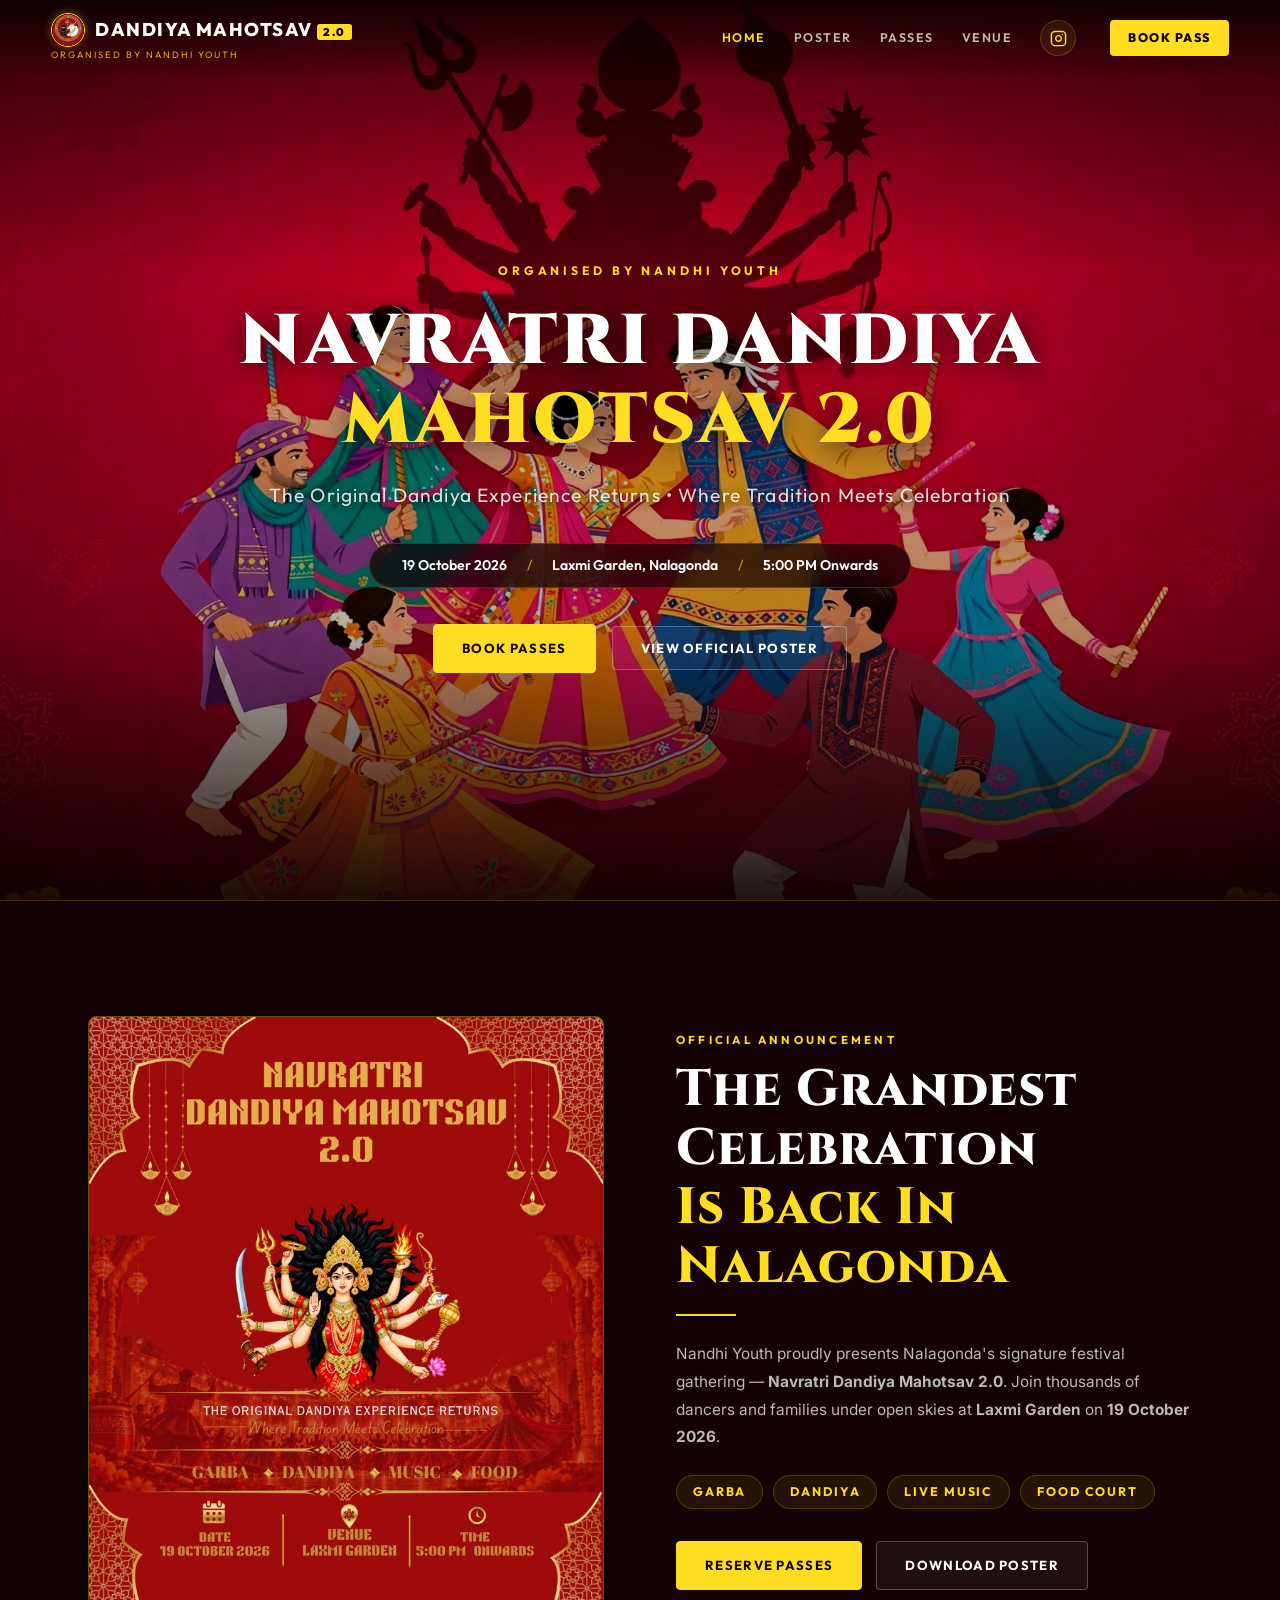
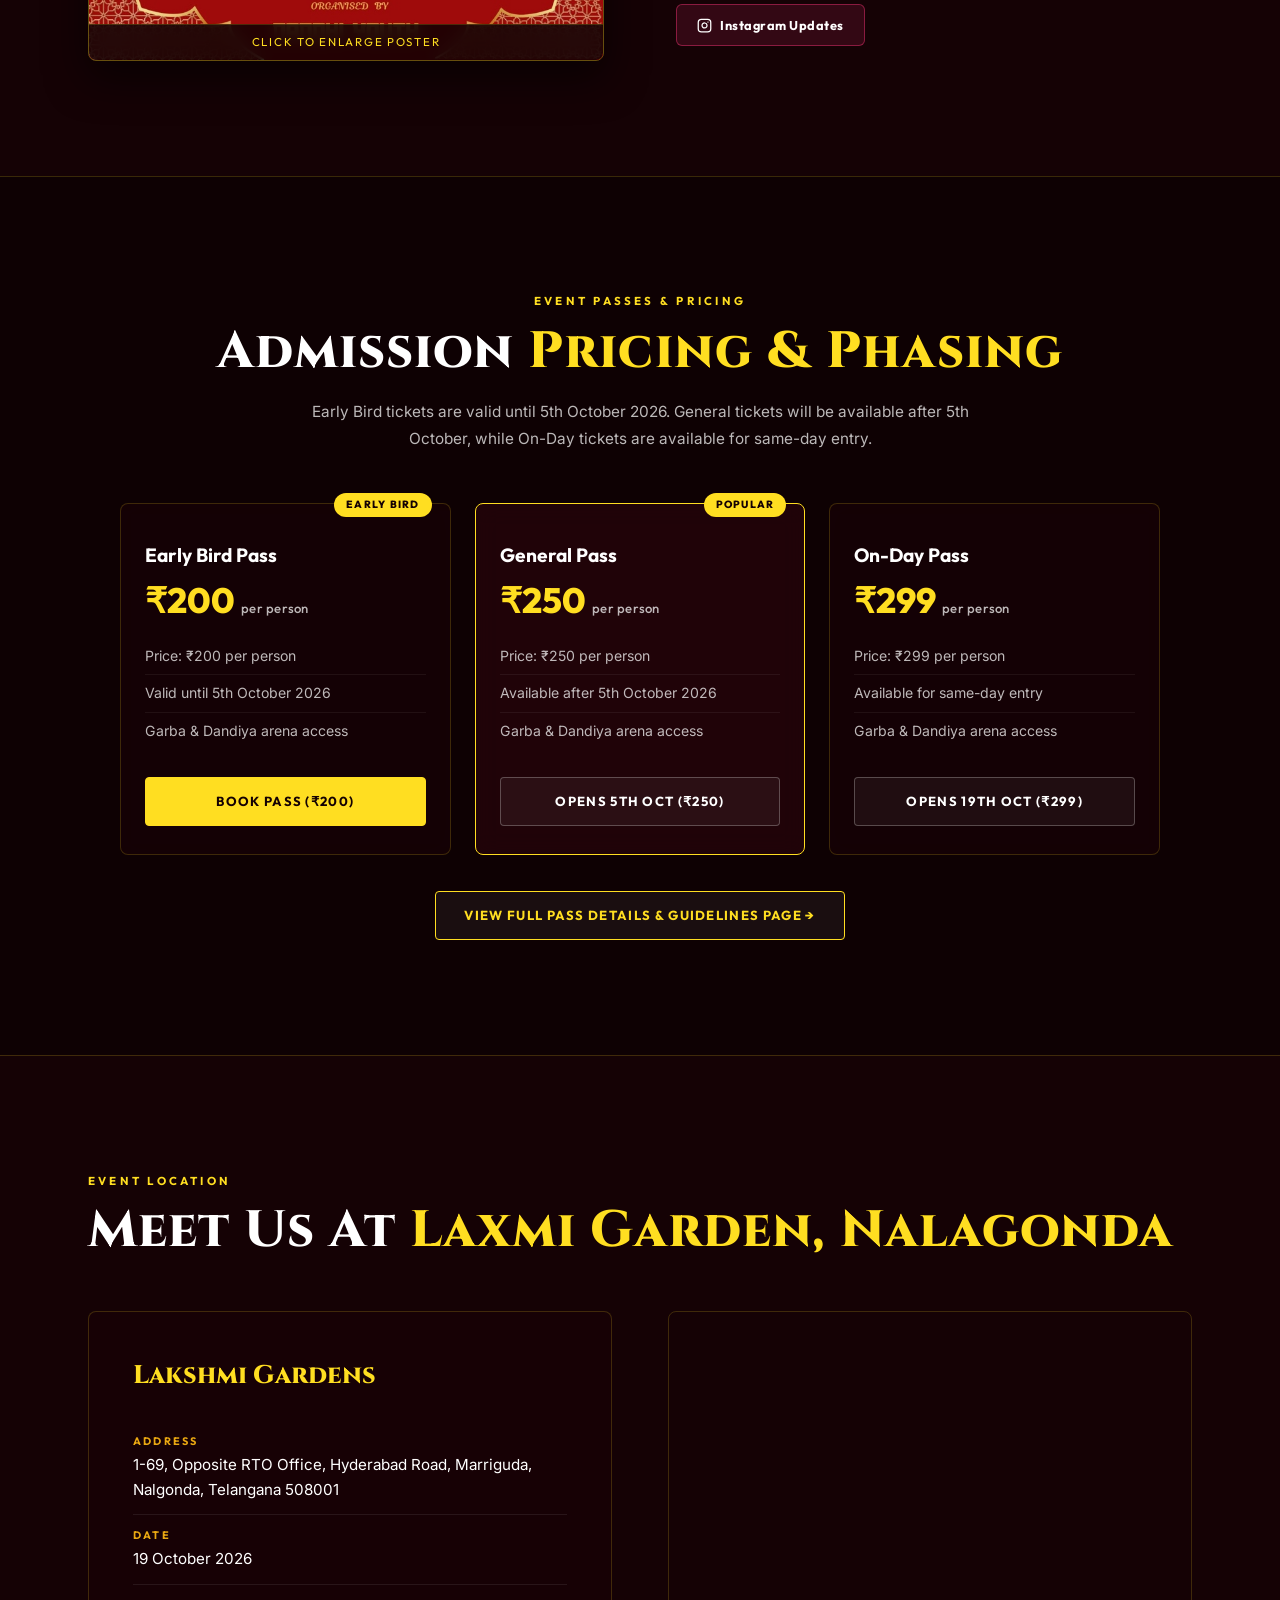
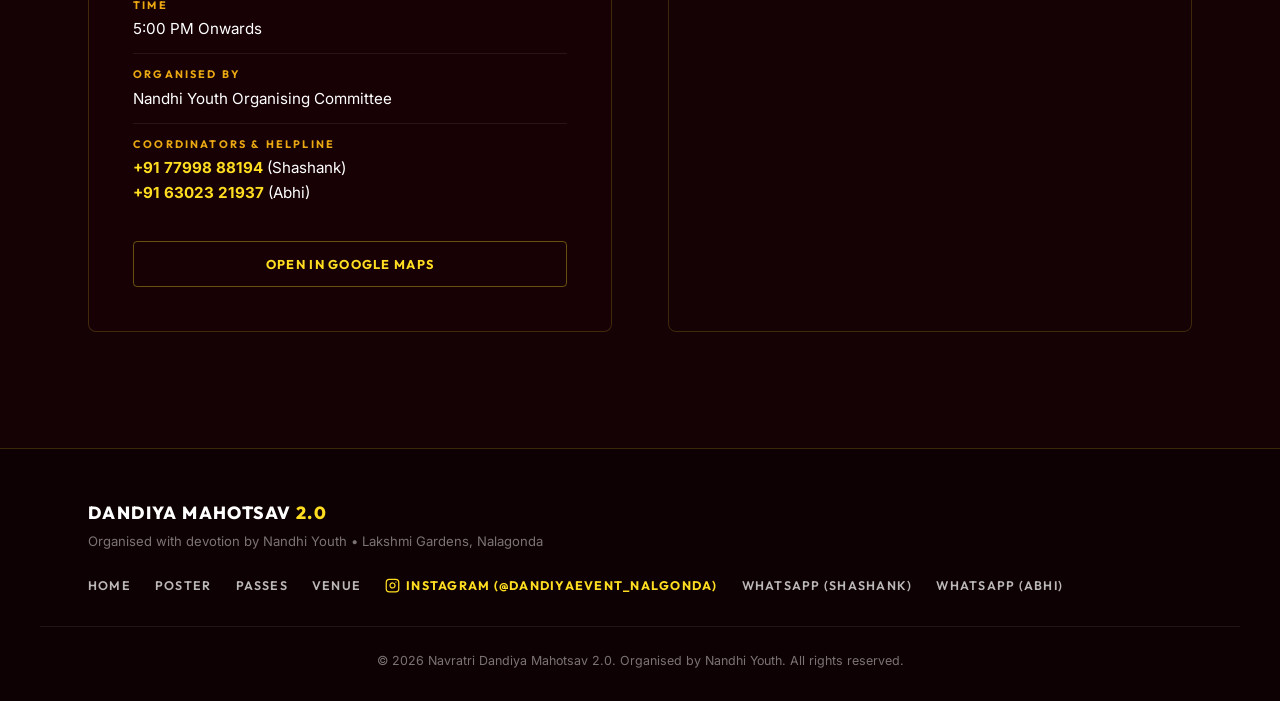
<file: index.html>
<!DOCTYPE html>
<html lang="en">

<head>
  <meta charset="UTF-8">
  <meta name="viewport" content="width=device-width, initial-scale=1.0">
  <meta name="description"
    content="Navratri Dandiya Mahotsav 2.0 — The Original Dandiya Experience Returns to Laxmi Garden, Nalagonda on 19 October 2026. Organised by Nandhi Youth. Garba, Dandiya, Music and Food.">
  <meta name="keywords"
    content="Navratri Dandiya Mahotsav 2.0, Nandhi Youth, Laxmi Garden, Nalagonda, Garba 2026, Dandiya Raas">
  <meta name="author" content="Nandhi Youth">
  <meta property="og:title" content="Navratri Dandiya Mahotsav 2.0 — Laxmi Garden, Nalagonda">
  <meta property="og:description"
    content="The Original Dandiya Experience Returns! 19 October 2026, Laxmi Garden. Organised by Nandhi Youth.">
  <meta property="og:type" content="website">
  <meta property="og:image" content="images/event-poster.jpg">
  <title>Navratri Dandiya Mahotsav 2.0 | Organised by Nandhi Youth | Laxmi Garden, Nalagonda</title>

  <link rel="preconnect" href="https://fonts.googleapis.com">
  <link rel="preconnect" href="https://fonts.gstatic.com" crossorigin>
  <link
    href="https://fonts.googleapis.com/css2?family=Cinzel:wght@600;700;800;900&family=Outfit:wght@300;400;500;600;700;800;900&family=Inter:wght@300;400;500;600;700&display=swap"
    rel="stylesheet">
  <link rel="stylesheet" href="style.css">
</head>

<body>

  <!-- Navigation -->
  <nav class="navbar" id="navbar">
    <div class="nav-brand-wrap">
      <a href="#home" class="nav-logo" style="display:flex; align-items:center; gap:10px;">
        <img src="images/hero-logo.jpeg" alt="Nandhi Youth Logo" style="width:34px; height:34px; border-radius:50%; border:1.5px solid var(--gold-primary); box-shadow:0 0 10px rgba(255,222,33,0.35); object-fit:cover;">
        <span>DANDIYA MAHOTSAV <span class="badge-2">2.0</span></span>
      </a>
      <span class="nav-organizer-tag">Organised by Nandhi Youth</span>
    </div>

    <div class="nav-links" id="navLinks">
      <a href="#home">Home</a>
      <a href="#poster">Poster</a>
      <a href="#passes">Passes</a>
      <a href="#venue">Venue</a>
      <a href="https://www.instagram.com/dandiyaevent_nalgonda?utm_source=qr&stkn=MWRzZXNsOHF5OG4zOQ==" target="_blank" rel="noopener" class="nav-social-btn" title="Follow @dandiyaevent_nalgonda on Instagram" aria-label="Instagram">
        <svg width="17" height="17" viewBox="0 0 24 24" fill="none" stroke="currentColor" stroke-width="2" stroke-linecap="round" stroke-linejoin="round">
          <rect x="2" y="2" width="20" height="20" rx="5" ry="5"></rect>
          <path d="M16 11.37A4 4 0 1 1 12.63 8 4 4 0 0 1 16 11.37z"></path>
          <line x1="17.5" y1="6.5" x2="17.51" y2="6.5"></line>
        </svg>
      </a>
      <a href="booking.html" class="nav-cta" id="navBookBtn">Book Pass</a>
    </div>

    <div class="nav-hamburger" id="hamburger">
      <span></span>
      <span></span>
      <span></span>
    </div>
  </nav>

  <!-- Mobile Drawer -->
  <div class="mobile-menu" id="mobileMenu">
    <a href="#home" class="mobile-link">Home</a>
    <a href="#poster" class="mobile-link">Official Poster</a>
    <a href="#passes" class="mobile-link">Passes &amp; Entry</a>
    <a href="#venue" class="mobile-link">Venue Details</a>
    <a href="https://www.instagram.com/dandiyaevent_nalgonda?utm_source=qr&stkn=MWRzZXNsOHF5OG4zOQ==" target="_blank" rel="noopener" class="mobile-link" style="color:var(--gold-primary); display:flex; align-items:center; gap:8px;">
      <svg width="16" height="16" viewBox="0 0 24 24" fill="none" stroke="currentColor" stroke-width="2" stroke-linecap="round" stroke-linejoin="round">
        <rect x="2" y="2" width="20" height="20" rx="5" ry="5"></rect>
        <path d="M16 11.37A4 4 0 1 1 12.63 8 4 4 0 0 1 16 11.37z"></path>
        <line x1="17.5" y1="6.5" x2="17.51" y2="6.5"></line>
      </svg>
      Instagram (@dandiyaevent_nalgonda)
    </a>
    <a href="booking.html" class="btn-primary mobile-link" style="margin-top: 15px;">Book Pass</a>
  </div>

  <!-- Hero Section -->
  <section class="hero" id="home">
    <div class="hero-bg">
      <img src="images/hero-bg.jpg" alt="Grand Navratri Dandiya celebration" loading="eager">
    </div>
    <div class="hero-overlay"></div>

    <div class="hero-content">
      <div class="hero-eyebrow">Organised by Nandhi Youth</div>

      <h1 class="hero-title">
        NAVRATRI DANDIYA<br>
        <span class="hero-title-accent">MAHOTSAV 2.0</span>
      </h1>

      <p class="hero-subtitle">The Original Dandiya Experience Returns • Where Tradition Meets Celebration</p>

      <div class="hero-meta-row">
        <span class="meta-item">19 October 2026</span>
        <span class="meta-dot">/</span>
        <span class="meta-item">Laxmi Garden, Nalagonda</span>
        <span class="meta-dot">/</span>
        <span class="meta-item">5:00 PM Onwards</span>
      </div>

      <div class="hero-buttons">
        <a href="booking.html" class="btn-primary" id="heroBookBtn">Book Passes</a>
        <button class="btn-secondary" id="heroPosterBtn">View Official Poster</button>
      </div>
    </div>
  </section>

  <!-- Official Poster Spotlight Section -->
  <section class="poster-section" id="poster">
    <div class="container">
      <div class="poster-grid">
        <div class="poster-card reveal-left" id="posterCardTrigger" title="Click to view full size poster">
          <img src="images/event-poster.jpg" alt="Navratri Dandiya Mahotsav 2.0 Official Poster">
          <div class="poster-tap-hint">Click to enlarge poster</div>
        </div>

        <div class="poster-info reveal-right">
          <div class="section-tag">Official Announcement</div>
          <h2 class="section-title">The Grandest Celebration<br><span>Is Back In Nalagonda</span></h2>
          <div class="gold-line"></div>

          <p class="section-description">
            Nandhi Youth proudly presents Nalagonda's signature festival gathering — <strong>Navratri Dandiya Mahotsav
              2.0</strong>. Join thousands of dancers and families under open skies at <strong>Laxmi Garden</strong> on
            <strong>19 October 2026</strong>.
          </p>

          <div class="pillar-pills">
            <span class="pill">Garba</span>
            <span class="pill">Dandiya</span>
            <span class="pill">Live Music</span>
            <span class="pill">Food Court</span>
          </div>

          <div class="poster-actions">
            <a href="booking.html" class="btn-primary">Reserve Passes</a>
            <a href="images/event-poster.jpg" download="Navratri-Dandiya-Mahotsav-2.0-Poster.jpg" class="btn-secondary">
              Download Poster
            </a>
            <a href="https://www.instagram.com/dandiyaevent_nalgonda?utm_source=qr&stkn=MWRzZXNsOHF5OG4zOQ==" target="_blank" rel="noopener" class="btn-insta">
              <svg width="15" height="15" viewBox="0 0 24 24" fill="none" stroke="currentColor" stroke-width="2" stroke-linecap="round" stroke-linejoin="round">
                <rect x="2" y="2" width="20" height="20" rx="5" ry="5"></rect>
                <path d="M16 11.37A4 4 0 1 1 12.63 8 4 4 0 0 1 16 11.37z"></path>
                <line x1="17.5" y1="6.5" x2="17.51" y2="6.5"></line>
              </svg>
              Instagram Updates
            </a>
          </div>
        </div>
      </div>
    </div>
  </section>

  <!-- Passes & Entry Section -->
  <section class="passes-section" id="passes">
    <div class="container">
      <div class="section-head reveal">
        <div class="section-tag">Event Passes &amp; Pricing</div>
        <h2 class="section-title">Admission <span>Pricing &amp; Phasing</span></h2>
        <p class="section-description" style="margin: 0 auto; text-align: center; max-width: 720px;">
          Early Bird tickets are valid until 5th October 2026. General tickets will be available after 5th October, while
          On-Day tickets are available for same-day entry.
        </p>
      </div>

      <div class="passes-grid">
        <!-- 1. Early Bird Pass -->
        <div class="pass-card reveal">
          <div class="featured-badge">EARLY BIRD</div>
          <div class="pass-name">Early Bird Pass</div>
          <div class="pass-price">₹200 <span>per person</span></div>
          <ul class="pass-features">
            <li>Price: ₹200 per person</li>
            <li>Valid until 5th October 2026</li>
            <li>Garba &amp; Dandiya arena access</li>
          </ul>
          <a href="booking.html" class="btn-primary" style="width: 100%; text-align: center;">BOOK PASS (₹200)</a>
        </div>

        <!-- 2. General Pass -->
        <div class="pass-card pass-card--featured reveal">
          <div class="featured-badge">POPULAR</div>
          <div class="pass-name">General Pass</div>
          <div class="pass-price">₹250 <span>per person</span></div>
          <ul class="pass-features">
            <li>Price: ₹250 per person</li>
            <li>Available after 5th October 2026</li>
            <li>Garba &amp; Dandiya arena access</li>
          </ul>
          <a href="booking.html" class="btn-secondary" style="width: 100%; text-align: center;">OPENS 5TH OCT (₹250)</a>
        </div>

        <!-- 3. On-Day Pass -->
        <div class="pass-card reveal">
          <div class="pass-name">On-Day Pass</div>
          <div class="pass-price">₹299 <span>per person</span></div>
          <ul class="pass-features">
            <li>Price: ₹299 per person</li>
            <li>Available for same-day entry</li>
            <li>Garba &amp; Dandiya arena access</li>
          </ul>
          <a href="booking.html" class="btn-secondary" style="width: 100%; text-align: center;">OPENS 19TH OCT (₹299)</a>
        </div>
      </div>

      <div style="text-align: center; margin-top: 36px;" class="reveal">
        <a href="booking.html" class="btn-secondary"
          style="border-color: var(--gold-primary); color: var(--gold-primary); padding: 13px 28px;">
          View Full Pass Details &amp; Guidelines Page &rarr;
        </a>
      </div>
    </div>
  </section>

  <!-- Venue & Location Section -->
  <section class="venue-section" id="venue">
    <div class="container">
      <div class="section-head reveal" style="text-align: left;">
        <div class="section-tag">Event Location</div>
        <h2 class="section-title">Meet Us At <span>Laxmi Garden, Nalagonda</span></h2>
      </div>

      <div class="venue-layout">
        <div class="venue-details-card reveal-left">
          <h3>Lakshmi Gardens</h3>

          <div class="v-detail-row">
            <span class="v-label">Address</span>
            <span class="v-val">1-69, Opposite RTO Office, Hyderabad Road, Marriguda, Nalgonda, Telangana 508001</span>
          </div>

          <div class="v-detail-row">
            <span class="v-label">Date</span>
            <span class="v-val">19 October 2026</span>
          </div>

          <div class="v-detail-row">
            <span class="v-label">Time</span>
            <span class="v-val">5:00 PM Onwards</span>
          </div>

          <div class="v-detail-row">
            <span class="v-label">Organised By</span>
            <span class="v-val">Nandhi Youth Organising Committee</span>
          </div>

          <div class="v-detail-row">
            <span class="v-label">Coordinators & Helpline</span>
            <span class="v-val">
              <a href="tel:+917799888194" style="color:var(--gold-primary); font-weight:700;">+91 77998 88194</a>
              (Shashank)<br>
              <a href="tel:+916302321937" style="color:var(--gold-primary); font-weight:700;">+91 63023 21937</a> (Abhi)
            </span>
          </div>

          <a href="https://maps.app.goo.gl/kCH1uRstUQ7v6KrCA" target="_blank" rel="noopener" class="btn-directions">
            Open in Google Maps
          </a>
        </div>

        <div class="venue-map-wrap reveal-right">
          <iframe
            src="https://www.google.com/maps?q=Lakshmi+Gardens,+Opposite+RTO+Office,+Hyderabad+Rd,+Marriguda,+Telangana+508001&output=embed"
            allowfullscreen="" loading="lazy" referrerpolicy="no-referrer-when-downgrade"
            title="Lakshmi Gardens Venue Map"></iframe>
        </div>
      </div>
    </div>
  </section>

  <!-- Minimalist Footer -->
  <footer class="footer">
    <div class="container footer-content">
      <div class="footer-left">
        <div class="footer-logo">DANDIYA MAHOTSAV <span>2.0</span></div>
        <p class="footer-sub">Organised with devotion by Nandhi Youth • Lakshmi Gardens, Nalagonda</p>
      </div>

      <div class="footer-links">
        <a href="#home">Home</a>
        <a href="#poster">Poster</a>
        <a href="#passes">Passes</a>
        <a href="#venue">Venue</a>
        <a href="https://www.instagram.com/dandiyaevent_nalgonda?utm_source=qr&stkn=MWRzZXNsOHF5OG4zOQ==" target="_blank" rel="noopener" style="color:var(--gold-primary); font-weight:700; display:inline-flex; align-items:center; gap:6px;">
          <svg width="15" height="15" viewBox="0 0 24 24" fill="none" stroke="currentColor" stroke-width="2" stroke-linecap="round" stroke-linejoin="round">
            <rect x="2" y="2" width="20" height="20" rx="5" ry="5"></rect>
            <path d="M16 11.37A4 4 0 1 1 12.63 8 4 4 0 0 1 16 11.37z"></path>
            <line x1="17.5" y1="6.5" x2="17.51" y2="6.5"></line>
          </svg>
          Instagram (@dandiyaevent_nalgonda)
        </a>
        <a href="https://api.whatsapp.com/send?phone=917799888194&text=Hello%20Shashank,%20I%20have%20an%20enquiry%20about%20Dandiya%20Mahotsav%202.0"
          target="_blank" rel="noopener">WhatsApp (Shashank)</a>
        <a href="https://api.whatsapp.com/send?phone=916302321937&text=Hello%20Abhi,%20I%20have%20an%20enquiry%20about%20Dandiya%20Mahotsav%202.0"
          target="_blank" rel="noopener">WhatsApp (Abhi)</a>
      </div>
    </div>

    <div class="container footer-bottom">
      <p>&copy; 2026 Navratri Dandiya Mahotsav 2.0. Organised by Nandhi Youth. All rights reserved.</p>
    </div>
  </footer>



  <!-- Official Poster Modal -->
  <div class="modal-overlay" id="posterModal">
    <div class="modal-window poster-modal-window">
      <div class="modal-close-btn" id="closePosterModal">&times;</div>
      <img src="images/event-poster.jpg" alt="Navratri Dandiya Mahotsav 2.0 Official Poster">
      <div class="poster-modal-actions">
        <a href="images/event-poster.jpg" download="Navratri-Dandiya-Mahotsav-2.0-Poster.jpg" class="btn-primary"
          style="padding: 12px 28px;">
          Download High-Res Poster
        </a>
        <button class="btn-secondary" id="closePosterBtn" style="padding: 12px 24px;">Close</button>
      </div>
    </div>
  </div>

  <!-- JavaScript -->
  <script>
    // Navbar Scroll Effect
    const navbar = document.getElementById('navbar');
    window.addEventListener('scroll', () => {
      if (window.pageYOffset > 50) {
        navbar.classList.add('scrolled');
      } else {
        navbar.classList.remove('scrolled');
      }
    });

    // Mobile Menu Toggle
    const hamburger = document.getElementById('hamburger');
    const mobileMenu = document.getElementById('mobileMenu');
    if (hamburger && mobileMenu) {
      hamburger.addEventListener('click', () => {
        hamburger.classList.toggle('active');
        mobileMenu.classList.toggle('active');
      });

      document.querySelectorAll('.mobile-link').forEach(link => {
        link.addEventListener('click', () => {
          hamburger.classList.remove('active');
          mobileMenu.classList.remove('active');
        });
      });
    }

    // Scroll Reveal Animations
    function initScrollReveal() {
      const revealElements = document.querySelectorAll('.reveal, .reveal-left, .reveal-right');
      const observer = new IntersectionObserver((entries) => {
        entries.forEach(entry => {
          if (entry.isIntersecting) {
            entry.target.classList.add('visible');
          }
        });
      }, { threshold: 0.1, rootMargin: '0px 0px -40px 0px' });
      revealElements.forEach(el => observer.observe(el));
    }
    initScrollReveal();

    // Smooth Scrolling
    document.querySelectorAll('a[href^="#"]').forEach(anchor => {
      anchor.addEventListener('click', function (e) {
        const href = this.getAttribute('href');
        if (href === '#' || href === '#passes') return;
        e.preventDefault();
        const target = document.querySelector(href);
        if (target) {
          target.scrollIntoView({ behavior: 'smooth', block: 'start' });
        }
      });
    });

    // Official Poster Modal
    const posterModal = document.getElementById('posterModal');
    const closePosterModal = document.getElementById('closePosterModal');
    const closePosterBtn = document.getElementById('closePosterBtn');

    const posterTriggers = [
      document.getElementById('heroPosterBtn'),
      document.getElementById('posterCardTrigger')
    ];
    posterTriggers.forEach(trigger => {
      if (trigger) {
        trigger.addEventListener('click', () => posterModal.classList.add('active'));
      }
    });

    if (closePosterModal) {
      closePosterModal.addEventListener('click', () => posterModal.classList.remove('active'));
    }
    if (closePosterBtn) {
      closePosterBtn.addEventListener('click', () => posterModal.classList.remove('active'));
    }

    if (posterModal) {
      posterModal.addEventListener('click', (e) => {
        if (e.target === posterModal) posterModal.classList.remove('active');
      });
    }

    // Active Navigation Highlight
    const sections = document.querySelectorAll('section[id]');
    window.addEventListener('scroll', () => {
      const scrollY = window.pageYOffset + 140;
      sections.forEach(section => {
        const top = section.offsetTop;
        const height = section.offsetHeight;
        const id = section.getAttribute('id');
        const navLink = document.querySelector(`.nav-links a[href="#${id}"]`);
        if (navLink) {
          if (scrollY >= top && scrollY < top + height) {
            navLink.style.color = '#FFDE21';
          } else {
            navLink.style.color = '';
          }
        }
      });
    });
  </script>

</body>

</html>
</file>
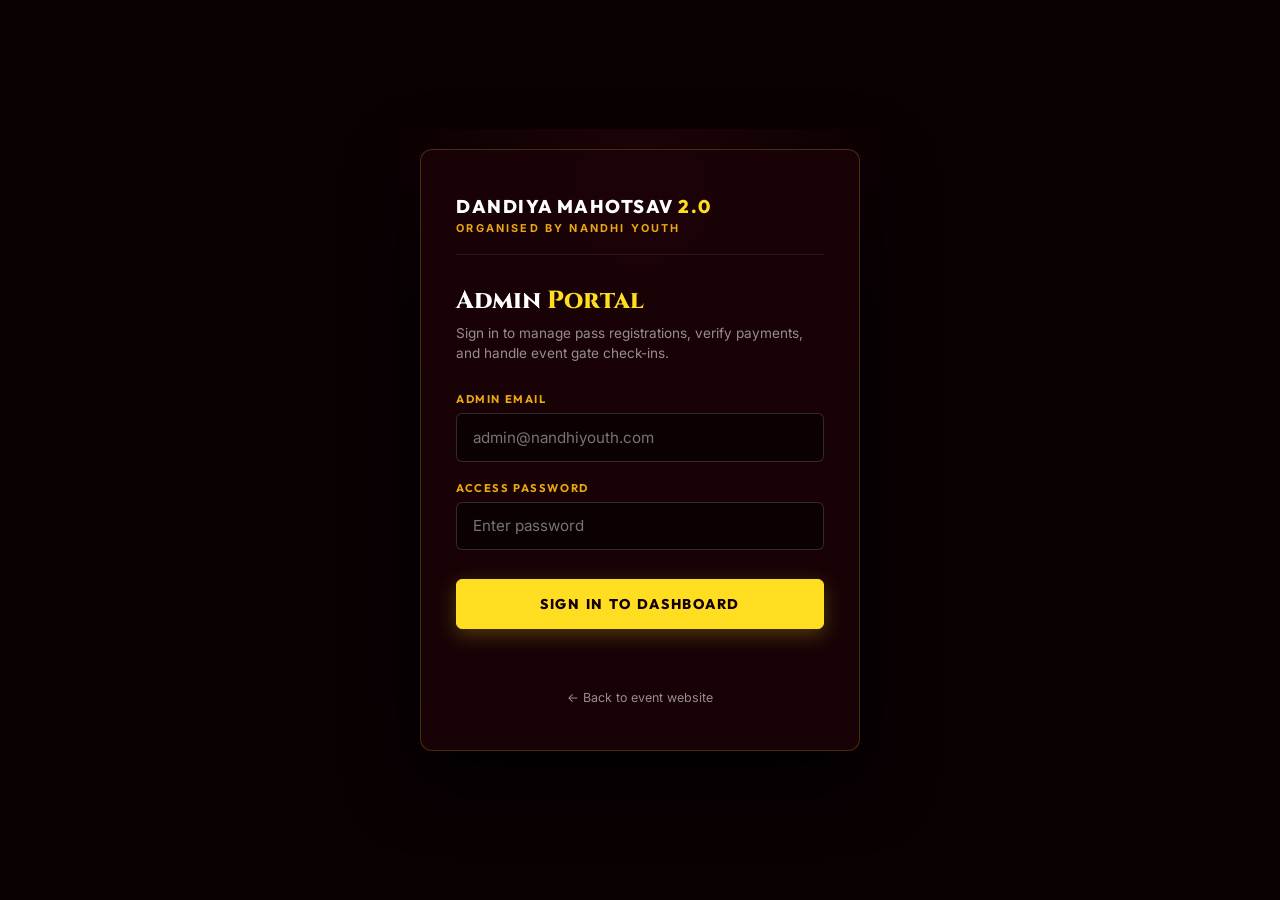
<file: admin-login.html>
<!DOCTYPE html>
<html lang="en">
<head>
  <meta charset="UTF-8">
  <meta name="viewport" content="width=device-width, initial-scale=1.0">
  <title>Admin Login | Navratri Dandiya Mahotsav 2.0 Nalagonda</title>
  <meta name="robots" content="noindex,nofollow">

  <!-- Google Fonts -->
  <link rel="preconnect" href="https://fonts.googleapis.com">
  <link rel="preconnect" href="https://fonts.gstatic.com" crossorigin>
  <link href="https://fonts.googleapis.com/css2?family=Cinzel:wght@700;800;900&family=Outfit:wght@400;500;600;700;800&family=Inter:wght@300;400;500;600;700&display=swap" rel="stylesheet">

  <style>
    *, *::before, *::after {
      margin: 0;
      padding: 0;
      box-sizing: border-box;
    }

    :root {
      --bg-deep: #0a0103;
      --bg-card: rgba(26, 3, 7, 0.9);
      --gold-primary: #FFDE21;
      --gold-warm: #EAA812;
      --border-subtle: rgba(255, 222, 33, 0.2);
      --border-focus: #FFDE21;
      --text-white: #FFFFFF;
      --text-muted: rgba(255, 255, 255, 0.55);
      --font-display: 'Cinzel', Georgia, serif;
      --font-heading: 'Outfit', sans-serif;
      --font-body: 'Inter', system-ui, sans-serif;
    }

    html, body {
      min-height: 100%;
      background: var(--bg-deep);
      color: var(--text-white);
      font-family: var(--font-body);
      display: flex;
      align-items: center;
      justify-content: center;
      -webkit-font-smoothing: antialiased;
    }

    body {
      background: radial-gradient(ellipse 80% 60% at 50% 10%, rgba(65, 8, 18, 0.5) 0%, transparent 70%), #0a0103;
      padding: 20px;
    }

    .login-card {
      width: min(440px, 94vw);
      background: var(--bg-card);
      backdrop-filter: blur(20px);
      -webkit-backdrop-filter: blur(20px);
      border: 1px solid var(--border-subtle);
      border-radius: 12px;
      padding: clamp(2rem, 5vw, 2.8rem) clamp(1.5rem, 4vw, 2.2rem);
      box-shadow: 0 24px 70px rgba(0, 0, 0, 0.85);
    }

    .brand-header {
      margin-bottom: 1.8rem;
      padding-bottom: 1.2rem;
      border-bottom: 1px solid rgba(255, 255, 255, 0.08);
    }

    .brand-logo-text {
      font-family: var(--font-heading);
      font-size: 1.15rem;
      font-weight: 800;
      letter-spacing: 0.08em;
      color: var(--text-white);
    }

    .brand-logo-text span {
      color: var(--gold-primary);
    }

    .brand-sub {
      font-size: 0.68rem;
      font-weight: 700;
      letter-spacing: 0.2em;
      text-transform: uppercase;
      color: var(--gold-warm);
      margin-top: 3px;
    }

    .card-title {
      font-family: var(--font-display);
      font-size: 1.55rem;
      font-weight: 800;
      color: var(--text-white);
      margin-bottom: 0.35rem;
    }

    .card-title span {
      color: var(--gold-primary);
    }

    .card-desc {
      font-size: 0.85rem;
      color: var(--text-muted);
      line-height: 1.5;
      margin-bottom: 1.8rem;
    }

    .field-group {
      display: flex;
      flex-direction: column;
      gap: 0.45rem;
      margin-bottom: 1.2rem;
    }

    .field-group label {
      font-family: var(--font-heading);
      font-size: 0.7rem;
      letter-spacing: 0.14em;
      text-transform: uppercase;
      color: var(--gold-warm);
      font-weight: 700;
    }

    .field-group input {
      background: rgba(10, 1, 3, 0.85);
      border: 1px solid rgba(255, 255, 255, 0.16);
      border-radius: 6px;
      padding: 0.85rem 1rem;
      font-family: var(--font-body);
      font-size: 0.95rem;
      color: #fff;
      outline: none;
      transition: border-color 0.25s, box-shadow 0.25s;
    }

    .field-group input:focus {
      border-color: var(--border-focus);
      box-shadow: 0 0 0 3px rgba(255, 222, 33, 0.15);
    }

    .btn-submit {
      width: 100%;
      padding: 0.95rem;
      background: var(--gold-primary);
      border: 1px solid var(--gold-primary);
      border-radius: 6px;
      color: #140103;
      font-family: var(--font-heading);
      font-size: 0.88rem;
      font-weight: 800;
      letter-spacing: 0.12em;
      text-transform: uppercase;
      cursor: pointer;
      margin-top: 0.6rem;
      transition: all 0.25s ease;
      box-shadow: 0 6px 20px rgba(255, 222, 33, 0.25);
    }

    .btn-submit:hover:not(:disabled) {
      background: #FFF085;
      transform: translateY(-2px);
      box-shadow: 0 10px 28px rgba(255, 222, 33, 0.35);
    }

    .btn-submit:disabled {
      opacity: 0.5;
      cursor: not-allowed;
    }

    .err-message {
      font-size: 0.8rem;
      color: #ff6b6b;
      text-align: center;
      margin-top: 1rem;
      min-height: 1.2rem;
    }

    .back-link {
      display: block;
      text-align: center;
      margin-top: 1.6rem;
      font-size: 0.78rem;
      color: var(--text-muted);
      text-decoration: none;
      transition: color 0.2s;
    }

    .back-link:hover {
      color: var(--gold-primary);
    }
  </style>
</head>
<body>

  <div class="login-card">
    <div class="brand-header">
      <div class="brand-logo-text">DANDIYA MAHOTSAV <span>2.0</span></div>
      <div class="brand-sub">ORGANISED BY NANDHI YOUTH</div>
    </div>

    <h1 class="card-title">Admin <span>Portal</span></h1>
    <p class="card-desc">Sign in to manage pass registrations, verify payments, and handle event gate check-ins.</p>

    <form id="adminLoginForm" novalidate onsubmit="handleAdminLogin(event)">
      <div class="field-group">
        <label for="adminEmail">Admin Email</label>
        <input type="email" id="adminEmail" placeholder="admin@nandhiyouth.com" required autocomplete="username">
      </div>

      <div class="field-group">
        <label for="adminPassword">Access Password</label>
        <input type="password" id="adminPassword" placeholder="Enter password" required autocomplete="current-password">
      </div>

      <button type="submit" class="btn-submit" id="btnLogin">Sign In to Dashboard</button>
      <div class="err-message" id="loginErrMsg"></div>
    </form>

    <a href="index.html" class="back-link">&larr; Back to event website</a>
  </div>

  <script>
    // Redirect if already authenticated
    if (localStorage.getItem('dandiya_admin_auth')) {
      window.location.href = 'admin.html';
    }

    function handleAdminLogin(e) {
      e.preventDefault();
      const email = document.getElementById('adminEmail').value.trim();
      const password = document.getElementById('adminPassword').value.trim();
      const errMsg = document.getElementById('loginErrMsg');
      const btn = document.getElementById('btnLogin');

      if (!email || !password) {
        errMsg.textContent = 'Please enter both email and password.';
        return;
      }

      // Check credentials
      btn.disabled = true;
      btn.textContent = 'Verifying...';
      errMsg.textContent = '';

      setTimeout(() => {
        const validUsers = [
          { email: 'admin@nandhiyouth.com', pass: 'nandhi@2026', name: 'Nandhi Youth Admin' },
          { email: 'shashank@dandiya.com', pass: 'nandhi@2026', name: 'Shashank (Coordinator)' },
          { email: 'abhi@dandiya.com', pass: 'nandhi@2026', name: 'Abhi (Coordinator)' },
          { email: 'admin@tedxsreyas.com', pass: 'nandhi@2026', name: 'Administrator' }
        ];

        const matched = validUsers.find(u => u.email.toLowerCase() === email.toLowerCase() && (password === u.pass || password === 'nandhi@2026'));

        // Allow any valid user or master password nandhi@2026
        if (matched || password === 'nandhi@2026') {
          const authData = {
            email: email,
            name: matched ? matched.name : 'Nandhi Youth Coordinator',
            loginTime: new Date().toISOString()
          };
          localStorage.setItem('dandiya_admin_auth', JSON.stringify(authData));
          window.location.href = 'admin.html';
        } else {
          errMsg.textContent = 'Invalid credentials. Please try again.';
          btn.disabled = false;
          btn.textContent = 'Sign In to Dashboard';
        }
      }, 350);
    }
  </script>
</body>
</html>
</file>
<file: style.css>
/* ============================================
   NAVRATRI DANDIYA MAHOTSAV 2.0
   Organised by NANDHI YOUTH — Laxmi Garden, Nalagonda
   Clean Minimalist Luxury Event Theme
   ============================================ */

/* ── CSS Custom Properties ── */
:root {
  /* Deep Obsidian Burgundy Base */
  --bg-deepest: #0e0103;
  --bg-dark: #150205;
  --bg-surface: #1e0307;
  --bg-card: rgba(26, 3, 7, 0.65);
  --bg-card-hover: rgba(38, 4, 10, 0.85);

  /* Refined Gold & Yellow Accents */
  --gold-primary: #FFDE21;
  --gold-warm: #EAA812;
  --gold-light: #FFF6C4;
  --gold-subtle: rgba(255, 222, 33, 0.12);

  /* Typography Colors */
  --text-white: #FFFFFF;
  --text-primary: rgba(255, 255, 255, 0.95);
  --text-secondary: rgba(255, 255, 255, 0.72);
  --text-muted: rgba(255, 255, 255, 0.45);

  /* Minimal Borders */
  --border-subtle: rgba(255, 222, 33, 0.18);
  --border-medium: rgba(255, 222, 33, 0.35);
  --border-bright: rgba(255, 222, 33, 0.85);

  /* Fonts */
  --font-display: 'Cinzel', Georgia, serif;
  --font-heading: 'Outfit', sans-serif;
  --font-body: 'Inter', system-ui, -apple-system, sans-serif;

  /* Sizing */
  --nav-height: 76px;
  --container-max: 1200px;
}

/* ── Reset & Base ── */
*, *::before, *::after {
  margin: 0;
  padding: 0;
  box-sizing: border-box;
}

html {
  scroll-behavior: smooth;
  font-size: 16px;
  overflow-x: hidden;
  background: var(--bg-deepest);
  color: var(--text-primary);
  scrollbar-width: thin;
  scrollbar-color: var(--gold-warm) var(--bg-dark);
}

body {
  font-family: var(--font-body);
  background: var(--bg-deepest);
  color: var(--text-primary);
  line-height: 1.6;
  overflow-x: hidden;
  -webkit-font-smoothing: antialiased;
}

img {
  max-width: 100%;
  display: block;
}

a {
  text-decoration: none;
  color: inherit;
  transition: color 0.25s ease;
}

ul { list-style: none; }

.container {
  width: 100%;
  max-width: var(--container-max);
  margin: 0 auto;
  padding: 0 clamp(20px, 4vw, 48px);
}

/* ── Buttons ── */
.btn-primary {
  display: inline-flex;
  align-items: center;
  justify-content: center;
  gap: 8px;
  font-family: var(--font-heading);
  font-size: 0.82rem;
  font-weight: 700;
  letter-spacing: 0.1em;
  text-transform: uppercase;
  color: #140103;
  background: var(--gold-primary);
  padding: 13px 28px;
  border-radius: 4px;
  border: 1px solid var(--gold-primary);
  cursor: pointer;
  transition: all 0.25s ease;
  white-space: nowrap;
}

.btn-primary:hover {
  background: #FFF085;
  border-color: #FFF085;
  transform: translateY(-2px);
  box-shadow: 0 8px 24px rgba(255, 222, 33, 0.25);
}

.btn-secondary {
  display: inline-flex;
  align-items: center;
  justify-content: center;
  gap: 8px;
  font-family: var(--font-heading);
  font-size: 0.82rem;
  font-weight: 700;
  letter-spacing: 0.1em;
  text-transform: uppercase;
  color: var(--text-white);
  background: rgba(255, 255, 255, 0.05);
  border: 1px solid rgba(255, 255, 255, 0.25);
  padding: 13px 28px;
  border-radius: 4px;
  cursor: pointer;
  transition: all 0.25s ease;
  white-space: nowrap;
}

.btn-secondary:hover {
  border-color: var(--gold-primary);
  color: var(--gold-primary);
  background: rgba(255, 222, 33, 0.08);
  transform: translateY(-2px);
}

/* ── Section Headings ── */
.section-tag {
  font-family: var(--font-heading);
  font-size: 0.72rem;
  font-weight: 700;
  letter-spacing: 0.28em;
  text-transform: uppercase;
  color: var(--gold-primary);
  margin-bottom: 12px;
}

.section-title {
  font-family: var(--font-display);
  font-size: clamp(2rem, 4vw, 3.2rem);
  font-weight: 800;
  line-height: 1.15;
  color: var(--text-white);
  letter-spacing: 0.02em;
  margin-bottom: 16px;
}

.section-title span {
  color: var(--gold-primary);
}

.section-description {
  font-size: clamp(0.95rem, 1.2vw, 1.05rem);
  color: var(--text-secondary);
  line-height: 1.8;
  max-width: 620px;
}

.gold-line {
  width: 60px;
  height: 2px;
  background: var(--gold-primary);
  margin: 18px 0 24px;
}

/* ══════════════════════════════════════════
   1. NAVIGATION
   ══════════════════════════════════════════ */
.navbar {
  position: fixed;
  top: 0; left: 0;
  width: 100%;
  height: var(--nav-height);
  z-index: 1000;
  display: flex;
  align-items: center;
  justify-content: space-between;
  padding: 0 clamp(20px, 4vw, 60px);
  background: linear-gradient(180deg, rgba(14, 1, 3, 0.85) 0%, transparent 100%);
  transition: background 0.3s ease, backdrop-filter 0.3s ease, border-bottom 0.3s ease;
}

.navbar.scrolled {
  background: rgba(14, 1, 3, 0.95);
  backdrop-filter: blur(16px);
  -webkit-backdrop-filter: blur(16px);
  border-bottom: 1px solid var(--border-subtle);
}

.nav-brand-wrap {
  display: flex;
  flex-direction: column;
}

.nav-logo {
  font-family: var(--font-heading);
  font-size: 1.15rem;
  font-weight: 800;
  letter-spacing: 0.08em;
  color: var(--text-white);
  display: flex;
  align-items: center;
  gap: 6px;
}

.nav-logo .badge-2 {
  font-size: 0.7rem;
  background: var(--gold-primary);
  color: #140103;
  padding: 1px 6px;
  border-radius: 3px;
  font-weight: 900;
}

.nav-organizer-tag {
  font-family: var(--font-heading);
  font-size: 0.58rem;
  letter-spacing: 0.22em;
  text-transform: uppercase;
  color: var(--gold-warm);
  margin-top: 1px;
}

.nav-links {
  display: flex;
  align-items: center;
  gap: 28px;
}

.nav-links a {
  font-family: var(--font-heading);
  font-size: 0.78rem;
  font-weight: 600;
  letter-spacing: 0.12em;
  text-transform: uppercase;
  color: var(--text-secondary);
  transition: color 0.25s ease;
}

.nav-links a:hover {
  color: var(--gold-primary);
}

.nav-links .nav-cta {
  color: #140103 !important;
  background: var(--gold-primary) !important;
  padding: 8px 18px !important;
  border-radius: 4px;
  font-weight: 800 !important;
  margin-left: 6px;
}

.nav-links .nav-cta:hover {
  background: #FFF085 !important;
  transform: translateY(-1px);
}

.nav-social-btn {
  display: inline-flex;
  align-items: center;
  justify-content: center;
  width: 36px;
  height: 36px;
  border-radius: 50%;
  background: rgba(255, 222, 33, 0.08);
  border: 1px solid var(--border-subtle);
  color: var(--gold-primary) !important;
  transition: all 0.25s ease;
}

.nav-social-btn:hover {
  background: var(--gold-primary);
  color: #140103 !important;
  transform: translateY(-2px);
  box-shadow: 0 4px 15px rgba(255, 222, 33, 0.4);
}

.btn-insta {
  display: inline-flex;
  align-items: center;
  gap: 8px;
  padding: 10px 20px;
  border-radius: 6px;
  background: rgba(225, 48, 108, 0.15);
  border: 1px solid rgba(225, 48, 108, 0.5);
  color: #ffffff;
  font-family: var(--font-heading);
  font-size: 0.8rem;
  font-weight: 700;
  letter-spacing: 0.04em;
  transition: all 0.25s ease;
}

.btn-insta:hover {
  background: linear-gradient(45deg, #f09433 0%, #e6683c 25%, #dc2743 50%, #cc2366 75%, #bc1888 100%);
  color: #ffffff;
  border-color: transparent;
  transform: translateY(-2px);
  box-shadow: 0 6px 20px rgba(225, 48, 108, 0.4);
}

.nav-hamburger {
  display: none;
  flex-direction: column;
  gap: 6px;
  cursor: pointer;
}

.nav-hamburger span {
  width: 24px;
  height: 2px;
  background: var(--gold-primary);
  transition: all 0.3s ease;
}

.mobile-menu {
  position: fixed;
  top: 0; left: 0;
  width: 100%; height: 100vh;
  background: rgba(14, 1, 3, 0.98);
  backdrop-filter: blur(24px);
  display: flex;
  flex-direction: column;
  align-items: center;
  justify-content: center;
  gap: 24px;
  z-index: 999;
  opacity: 0;
  visibility: hidden;
  transition: all 0.4s ease;
}

.mobile-menu.active {
  opacity: 1;
  visibility: visible;
}

.mobile-menu a {
  font-family: var(--font-heading);
  font-size: 1.3rem;
  font-weight: 700;
  letter-spacing: 0.1em;
  text-transform: uppercase;
  color: var(--text-white);
}

.mobile-menu a:hover {
  color: var(--gold-primary);
}

/* ══════════════════════════════════════════
   2. HERO SECTION
   ══════════════════════════════════════════ */
.hero {
  position: relative;
  width: 100%;
  min-height: 100vh;
  display: flex;
  align-items: center;
  justify-content: center;
  overflow: hidden;
  padding: 100px 24px 70px;
}

.hero-bg {
  position: absolute;
  top: 0; left: 0;
  width: 100%; height: 100%;
  z-index: 0;
}

.hero-bg img {
  width: 100%; height: 100%;
  object-fit: cover;
  filter: brightness(0.92) contrast(1.04) saturate(1.1);
}

.hero-overlay {
  position: absolute;
  top: 0; left: 0;
  width: 100%; height: 100%;
  background: linear-gradient(
    180deg,
    rgba(14, 1, 3, 0.7) 0%,
    rgba(14, 1, 3, 0.15) 30%,
    rgba(14, 1, 3, 0.25) 70%,
    rgba(14, 1, 3, 0.92) 100%
  );
  z-index: 1;
}

.hero-content {
  position: relative;
  z-index: 2;
  text-align: center;
  max-width: 900px;
  margin: 0 auto;
}

.hero-emblem-wrap {
  display: inline-flex;
  align-items: center;
  justify-content: center;
  margin-bottom: 16px;
  position: relative;
}

.hero-emblem-img {
  width: clamp(96px, 13vw, 132px);
  height: clamp(96px, 13vw, 132px);
  border-radius: 50%;
  object-fit: cover;
  background: #730f14;
  border: 2.5px solid var(--gold-primary);
  box-shadow: 
    0 0 30px rgba(255, 222, 33, 0.45),
    0 0 60px rgba(234, 168, 18, 0.2),
    0 12px 32px rgba(0, 0, 0, 0.8);
  transition: transform 0.4s cubic-bezier(0.175, 0.885, 0.32, 1.275), box-shadow 0.4s ease;
  animation: emblemFloat 4s ease-in-out infinite alternate;
}

.hero-emblem-img:hover {
  transform: scale(1.08) rotate(3deg);
  box-shadow: 
    0 0 40px rgba(255, 222, 33, 0.65),
    0 0 70px rgba(234, 168, 18, 0.35),
    0 16px 40px rgba(0, 0, 0, 0.9);
}

@keyframes emblemFloat {
  0% {
    transform: translateY(0);
  }
  100% {
    transform: translateY(-6px);
  }
}

.hero-eyebrow {
  display: inline-block;
  font-family: var(--font-heading);
  font-size: 0.76rem;
  font-weight: 700;
  letter-spacing: 0.32em;
  text-transform: uppercase;
  color: var(--gold-primary);
  margin-bottom: 22px;
}

.hero-title {
  font-family: var(--font-display);
  font-size: clamp(2.4rem, 6vw, 4.4rem);
  font-weight: 900;
  line-height: 1.12;
  color: var(--text-white);
  letter-spacing: 0.04em;
  margin-bottom: 20px;
  text-shadow: 0 4px 30px rgba(0, 0, 0, 0.8);
}

.hero-title-accent {
  color: var(--gold-primary);
}

.hero-subtitle {
  font-family: var(--font-heading);
  font-size: clamp(0.92rem, 1.6vw, 1.2rem);
  font-weight: 400;
  color: rgba(255, 255, 255, 0.85);
  letter-spacing: 0.06em;
  margin-bottom: 32px;
  text-shadow: 0 2px 10px rgba(0, 0, 0, 0.7);
}

.hero-meta-row {
  display: inline-flex;
  align-items: center;
  justify-content: center;
  gap: clamp(10px, 2vw, 20px);
  background: rgba(18, 2, 5, 0.72);
  backdrop-filter: blur(14px);
  -webkit-backdrop-filter: blur(14px);
  border: 1px solid var(--border-subtle);
  border-radius: 40px;
  padding: 10px clamp(16px, 3vw, 32px);
  margin-bottom: 36px;
  font-family: var(--font-heading);
  font-size: clamp(0.78rem, 1.1vw, 0.92rem);
  font-weight: 600;
  color: var(--text-white);
}

.meta-dot {
  color: var(--gold-primary);
  opacity: 0.7;
  font-weight: 400;
}

.hero-buttons {
  display: flex;
  align-items: center;
  justify-content: center;
  gap: 16px;
  flex-wrap: wrap;
}

/* ══════════════════════════════════════════
   3. POSTER SPOTLIGHT SECTION
   ══════════════════════════════════════════ */
.poster-section {
  padding: clamp(80px, 9vw, 120px) 0;
  background: var(--bg-dark);
  border-top: 1px solid var(--border-subtle);
}

.poster-grid {
  display: grid;
  grid-template-columns: 1fr 1fr;
  gap: clamp(36px, 6vw, 72px);
  align-items: center;
}

.poster-card {
  position: relative;
  border-radius: 8px;
  overflow: hidden;
  border: 1px solid var(--border-medium);
  box-shadow: 0 16px 40px rgba(0, 0, 0, 0.6);
  cursor: pointer;
  transition: transform 0.3s ease, border-color 0.3s ease, box-shadow 0.3s ease;
}

.poster-card:hover {
  transform: translateY(-4px);
  border-color: var(--gold-primary);
  box-shadow: 0 20px 50px rgba(255, 222, 33, 0.15);
}

.poster-card img {
  width: 100%;
  height: auto;
  display: block;
}

.poster-tap-hint {
  position: absolute;
  bottom: 0; left: 0; width: 100%;
  background: rgba(14, 1, 3, 0.85);
  backdrop-filter: blur(8px);
  text-align: center;
  padding: 8px;
  font-family: var(--font-heading);
  font-size: 0.72rem;
  letter-spacing: 0.15em;
  text-transform: uppercase;
  color: var(--gold-primary);
  border-top: 1px solid var(--border-subtle);
}

.pillar-pills {
  display: flex;
  flex-wrap: wrap;
  gap: 10px;
  margin: 24px 0 32px;
}

.pillar-pills .pill {
  font-family: var(--font-heading);
  font-size: 0.78rem;
  font-weight: 700;
  letter-spacing: 0.15em;
  text-transform: uppercase;
  color: var(--gold-primary);
  background: rgba(255, 222, 33, 0.08);
  border: 1px solid var(--border-subtle);
  padding: 6px 16px;
  border-radius: 30px;
}

.poster-actions {
  display: flex;
  gap: 14px;
  flex-wrap: wrap;
}

/* ══════════════════════════════════════════
   4. PASSES & ENTRY SECTION
   ══════════════════════════════════════════ */
.passes-section {
  padding: clamp(80px, 9vw, 120px) 0;
  background: var(--bg-deepest);
  border-top: 1px solid var(--border-subtle);
}

.section-head {
  text-align: center;
  margin-bottom: 50px;
}

.passes-grid {
  display: grid;
  grid-template-columns: repeat(3, 1fr);
  gap: 24px;
  max-width: 1040px;
  margin: 0 auto;
}

@media (max-width: 960px) {
  .passes-grid {
    grid-template-columns: 1fr;
    max-width: 420px;
  }
}

.pass-card {
  position: relative;
  background: var(--bg-card);
  backdrop-filter: blur(12px);
  -webkit-backdrop-filter: blur(12px);
  border: 1px solid var(--border-subtle);
  border-radius: 8px;
  padding: 36px 24px 28px;
  display: flex;
  flex-direction: column;
  transition: transform 0.3s ease, border-color 0.3s ease, background 0.3s ease;
}

.pass-card:hover {
  transform: translateY(-4px);
  border-color: var(--border-bright);
  background: var(--bg-card-hover);
}

.pass-card--featured {
  border-color: var(--gold-primary);
  background: rgba(36, 4, 10, 0.85);
}

.featured-badge {
  position: absolute;
  top: -11px; right: 18px;
  background: var(--gold-primary);
  color: #140103;
  font-family: var(--font-heading);
  font-size: 0.65rem;
  font-weight: 800;
  letter-spacing: 0.12em;
  text-transform: uppercase;
  padding: 4px 12px;
  border-radius: 20px;
}

.pass-name {
  font-family: var(--font-heading);
  font-size: 1.2rem;
  font-weight: 700;
  color: var(--text-white);
  margin-bottom: 12px;
}

.pass-price {
  font-family: var(--font-heading);
  font-size: 2.2rem;
  font-weight: 800;
  color: var(--gold-primary);
  margin-bottom: 20px;
  line-height: 1;
  display: flex;
  align-items: baseline;
  flex-wrap: wrap;
  gap: 6px;
}

.pass-price span {
  font-size: 0.82rem;
  font-weight: 500;
  color: var(--text-secondary);
  letter-spacing: 0.02em;
}

.pass-features {
  margin-bottom: 28px;
  flex-grow: 1;
}

.pass-features li {
  font-size: 0.88rem;
  color: var(--text-secondary);
  padding: 7px 0;
  border-bottom: 1px solid rgba(255, 255, 255, 0.06);
}

.pass-features li:last-child {
  border-bottom: none;
}

/* ══════════════════════════════════════════
   5. VENUE & LOCATION SECTION
   ══════════════════════════════════════════ */
.venue-section {
  padding: clamp(80px, 9vw, 120px) 0;
  background: var(--bg-dark);
  border-top: 1px solid var(--border-subtle);
}

.venue-layout {
  display: grid;
  grid-template-columns: 1fr 1fr;
  gap: clamp(28px, 5vw, 56px);
  align-items: stretch;
}

.venue-details-card {
  background: var(--bg-card);
  border: 1px solid var(--border-subtle);
  border-radius: 8px;
  padding: clamp(28px, 4vw, 44px);
  display: flex;
  flex-direction: column;
}

.venue-details-card h3 {
  font-family: var(--font-display);
  font-size: 1.6rem;
  font-weight: 800;
  color: var(--gold-primary);
  margin-bottom: 24px;
}

.v-detail-row {
  display: flex;
  flex-direction: column;
  padding: 12px 0;
  border-bottom: 1px solid rgba(255, 255, 255, 0.08);
}

.v-detail-row:last-of-type {
  border-bottom: none;
  margin-bottom: 24px;
}

.v-label {
  font-family: var(--font-heading);
  font-size: 0.68rem;
  font-weight: 700;
  letter-spacing: 0.2em;
  text-transform: uppercase;
  color: var(--gold-warm);
  margin-bottom: 3px;
}

.v-val {
  font-size: 0.95rem;
  color: var(--text-white);
}

.btn-directions {
  display: inline-flex;
  align-items: center;
  justify-content: center;
  font-family: var(--font-heading);
  font-size: 0.8rem;
  font-weight: 700;
  letter-spacing: 0.1em;
  text-transform: uppercase;
  color: var(--gold-primary);
  border: 1px solid var(--border-medium);
  padding: 12px 24px;
  border-radius: 4px;
  margin-top: auto;
  transition: all 0.25s ease;
}

.btn-directions:hover {
  background: var(--gold-primary);
  color: #140103;
}

.venue-map-wrap {
  border-radius: 8px;
  overflow: hidden;
  border: 1px solid var(--border-subtle);
  min-height: 380px;
}

.venue-map-wrap iframe {
  width: 100%;
  height: 100%;
  min-height: 380px;
  border: none;
}

/* ══════════════════════════════════════════
   6. FOOTER
   ══════════════════════════════════════════ */
.footer {
  background: var(--bg-deepest);
  border-top: 1px solid var(--border-subtle);
  padding: 50px 0 30px;
}

.footer-content {
  display: flex;
  justify-content: space-between;
  align-items: center;
  flex-wrap: wrap;
  gap: 24px;
  padding-bottom: 30px;
  border-bottom: 1px solid rgba(255, 255, 255, 0.08);
}

.footer-logo {
  font-family: var(--font-heading);
  font-size: 1.1rem;
  font-weight: 800;
  letter-spacing: 0.08em;
  color: var(--text-white);
}

.footer-logo span {
  color: var(--gold-primary);
}

.footer-sub {
  font-size: 0.82rem;
  color: var(--text-muted);
  margin-top: 4px;
}

.footer-links {
  display: flex;
  gap: 24px;
  flex-wrap: wrap;
}

.footer-links a {
  font-family: var(--font-heading);
  font-size: 0.78rem;
  font-weight: 600;
  letter-spacing: 0.1em;
  text-transform: uppercase;
  color: var(--text-secondary);
}

.footer-links a:hover {
  color: var(--gold-primary);
}

.footer-bottom {
  padding-top: 24px;
  text-align: center;
}

.footer-bottom p {
  font-size: 0.78rem;
  color: var(--text-muted);
}

/* ══════════════════════════════════════════
   7. MODALS
   ══════════════════════════════════════════ */
.modal-overlay {
  position: fixed;
  top: 0; left: 0;
  width: 100%; height: 100%;
  background: rgba(10, 1, 2, 0.88);
  backdrop-filter: blur(16px);
  -webkit-backdrop-filter: blur(16px);
  z-index: 10000;
  display: flex;
  align-items: center;
  justify-content: center;
  padding: 20px;
  opacity: 0;
  visibility: hidden;
  transition: all 0.3s ease;
}

.modal-overlay.active {
  opacity: 1;
  visibility: visible;
}

.modal-window {
  position: relative;
  background: #1c0307;
  border: 1px solid var(--border-medium);
  border-radius: 8px;
  max-width: 520px;
  width: 100%;
  padding: clamp(24px, 4vw, 36px);
  box-shadow: 0 24px 60px rgba(0, 0, 0, 0.8);
  max-height: 90vh;
  overflow-y: auto;
}

.poster-modal-window {
  max-width: 650px;
  padding: 20px;
  text-align: center;
}

.poster-modal-window img {
  width: 100%;
  border-radius: 6px;
  margin-bottom: 16px;
}

.poster-modal-actions {
  display: flex;
  gap: 12px;
  justify-content: center;
}

.modal-close-btn {
  position: absolute;
  top: 14px; right: 18px;
  font-size: 1.8rem;
  color: var(--text-secondary);
  cursor: pointer;
  line-height: 1;
  transition: color 0.2s ease;
}

.modal-close-btn:hover {
  color: var(--gold-primary);
}

.modal-tag {
  font-family: var(--font-heading);
  font-size: 0.68rem;
  font-weight: 700;
  letter-spacing: 0.2em;
  text-transform: uppercase;
  color: var(--gold-primary);
  margin-bottom: 6px;
}

.modal-title {
  font-family: var(--font-display);
  font-size: 1.5rem;
  font-weight: 800;
  color: var(--text-white);
  margin-bottom: 4px;
}

.modal-subtitle {
  font-size: 0.85rem;
  color: var(--text-muted);
  margin-bottom: 24px;
}

.pass-card-list {
  display: flex;
  flex-direction: column;
  gap: 10px;
  margin-bottom: 22px;
}

.pass-card-option {
  display: flex;
  justify-content: space-between;
  align-items: center;
  padding: 12px 16px;
  border-radius: 6px;
  border: 1px solid rgba(255, 255, 255, 0.12);
  background: rgba(255, 255, 255, 0.03);
  cursor: pointer;
  transition: all 0.2s ease;
}

.pass-card-option:hover {
  border-color: var(--border-medium);
}

.pass-card-option.selected {
  border-color: var(--gold-primary);
  background: rgba(255, 222, 33, 0.08);
}

.pass-card-info h4 {
  font-size: 0.95rem;
  color: var(--text-white);
  font-weight: 600;
}

.pass-card-info p {
  font-size: 0.78rem;
  color: var(--text-muted);
}

.pass-card-price {
  font-family: var(--font-heading);
  font-size: 1.15rem;
  font-weight: 800;
  color: var(--gold-primary);
}

.form-group {
  margin-bottom: 16px;
}

.form-group label {
  display: block;
  font-family: var(--font-heading);
  font-size: 0.72rem;
  font-weight: 700;
  letter-spacing: 0.1em;
  text-transform: uppercase;
  color: var(--text-secondary);
  margin-bottom: 6px;
}

.form-group input,
.form-group select {
  width: 100%;
  background: rgba(10, 1, 2, 0.8);
  border: 1px solid rgba(255, 255, 255, 0.18);
  border-radius: 4px;
  padding: 11px 14px;
  font-family: var(--font-body);
  font-size: 0.92rem;
  color: var(--text-white);
  outline: none;
  transition: border-color 0.2s ease;
}

.form-group input:focus,
.form-group select:focus {
  border-color: var(--gold-primary);
}

.booking-total-box {
  display: flex;
  justify-content: space-between;
  align-items: center;
  padding: 14px 0;
  border-top: 1px solid rgba(255, 255, 255, 0.1);
  margin-bottom: 18px;
  font-family: var(--font-heading);
  font-size: 1.1rem;
  font-weight: 700;
}

.booking-total-box span:last-child {
  font-size: 1.4rem;
  color: var(--gold-primary);
  font-weight: 800;
}

/* ── Scroll Reveal Utilities ── */
.reveal, .reveal-left, .reveal-right {
  opacity: 0;
  transform: translateY(24px);
  transition: opacity 0.7s cubic-bezier(0.16, 1, 0.3, 1), transform 0.7s cubic-bezier(0.16, 1, 0.3, 1);
}

.reveal-left { transform: translateX(-30px); }
.reveal-right { transform: translateX(30px); }

.reveal.visible, .reveal-left.visible, .reveal-right.visible {
  opacity: 1;
  transform: translate(0, 0);
}

/* ── Responsive ── */
@media (max-width: 900px) {
  .poster-grid,
  .venue-layout {
    grid-template-columns: 1fr;
  }

  .nav-links { display: none; }
  .nav-hamburger { display: flex; }
}

@media (max-width: 600px) {
  .hero { padding: 90px 16px 50px; }
  .hero-meta-row {
    flex-direction: column;
    gap: 4px;
    border-radius: 12px;
    padding: 12px 20px;
  }
  .meta-dot { display: none; }
}

/* ══════════════════════════════════════════
   8. DETAILED BOOKING & PASSES PAGE
   ══════════════════════════════════════════ */
.booking-page-wrap {
  padding-top: var(--nav-height);
  min-height: 100vh;
  background: var(--bg-deepest);
}

.booking-header-section {
  padding: 60px 0 40px;
  background: linear-gradient(180deg, rgba(30, 3, 7, 0.9) 0%, var(--bg-deepest) 100%);
  border-bottom: 1px solid var(--border-subtle);
  text-align: center;
}

.booking-breadcrumb {
  display: inline-flex;
  align-items: center;
  gap: 8px;
  font-family: var(--font-heading);
  font-size: 0.76rem;
  letter-spacing: 0.1em;
  text-transform: uppercase;
  color: var(--gold-warm);
  margin-bottom: 14px;
}

.booking-breadcrumb a {
  color: var(--text-secondary);
  transition: color 0.2s ease;
}

.booking-breadcrumb a:hover {
  color: var(--gold-primary);
}

.booking-header-title {
  font-family: var(--font-display);
  font-size: clamp(2rem, 4.5vw, 3.2rem);
  font-weight: 900;
  color: var(--text-white);
  line-height: 1.15;
  margin-bottom: 12px;
}

.booking-header-title span {
  color: var(--gold-primary);
}

.booking-header-sub {
  font-size: clamp(0.92rem, 1.6vw, 1.05rem);
  color: var(--text-secondary);
  max-width: 760px;
  margin: 0 auto 24px;
  line-height: 1.6;
}

.booking-meta-badges {
  display: flex;
  justify-content: center;
  align-items: center;
  flex-wrap: wrap;
  gap: 12px;
}

.b-badge {
  font-family: var(--font-heading);
  font-size: 0.74rem;
  font-weight: 700;
  letter-spacing: 0.12em;
  text-transform: uppercase;
  color: var(--gold-primary);
  background: rgba(255, 222, 33, 0.08);
  border: 1px solid var(--border-subtle);
  padding: 6px 14px;
  border-radius: 20px;
}

/* 2-column detailed layout */
.booking-body-section {
  padding: 60px 0 100px;
}

/* Centered Top Booking Form Panel */
.booking-top-panel-wrap {
  max-width: 680px;
  margin: 0 auto 60px auto;
  width: 100%;
}

.booking-top-panel-wrap .booking-checkout-panel {
  position: static;
  width: 100%;
  box-shadow: 0 20px 50px rgba(0, 0, 0, 0.7), 0 0 30px rgba(255, 222, 33, 0.05);
}

/* Big Horizontal Pass Categories Section */
.passes-horizontal-section {
  margin-bottom: 60px;
  width: 100%;
}

.passes-section-header {
  text-align: center;
  max-width: 760px;
  margin: 0 auto 36px auto;
}

.passes-section-header .section-subtitle-sm {
  margin-bottom: 6px;
}

.passes-section-header .section-title-sm {
  font-size: clamp(1.8rem, 3.5vw, 2.3rem);
  margin-bottom: 10px;
}

.passes-section-header .section-desc-sm {
  margin-bottom: 0;
  text-align: center;
}

.passes-horizontal-grid {
  display: grid;
  grid-template-columns: repeat(3, 1fr);
  gap: 28px;
  align-items: stretch;
}

@media (max-width: 980px) {
  .passes-horizontal-grid {
    grid-template-columns: 1fr;
    max-width: 580px;
    margin: 0 auto;
  }
}

.pass-card-big {
  position: relative;
  background: var(--bg-card);
  backdrop-filter: blur(14px);
  -webkit-backdrop-filter: blur(14px);
  border: 1.5px solid var(--border-subtle);
  border-radius: 12px;
  padding: 34px 26px;
  cursor: default;
  transition: all 0.3s cubic-bezier(0.16, 1, 0.3, 1);
  display: flex;
  flex-direction: column;
  justify-content: space-between;
}

.pass-card-big:hover {
  border-color: var(--border-medium);
  background: var(--bg-card-hover);
  transform: translateY(-3px);
  box-shadow: 0 16px 40px rgba(0, 0, 0, 0.6), 0 0 24px rgba(255, 222, 33, 0.08);
}

.pass-card-big.active-selection {
  border-color: var(--gold-primary);
  background: rgba(36, 4, 10, 0.96);
  box-shadow: 0 0 0 1px var(--gold-primary), 0 20px 50px rgba(0, 0, 0, 0.7), 0 0 30px rgba(255, 222, 33, 0.15);
  transform: translateY(-4px);
}

.pass-card-big-header {
  margin-bottom: 18px;
  padding-bottom: 16px;
  border-bottom: 1px solid rgba(255, 255, 255, 0.08);
}

.pass-card-big-name {
  font-family: var(--font-heading);
  font-size: 1.45rem;
  font-weight: 800;
  color: var(--text-white);
  display: flex;
  align-items: center;
  justify-content: space-between;
  gap: 10px;
  margin-bottom: 6px;
}

.pass-card-big-sub {
  font-size: 0.82rem;
  color: var(--gold-warm);
  font-weight: 600;
}

.pass-card-big-price-wrap {
  margin-bottom: 22px;
}

.pass-card-big-price {
  font-family: var(--font-heading);
  font-size: 2.8rem;
  font-weight: 900;
  color: var(--gold-primary);
  line-height: 1;
  letter-spacing: -0.02em;
}

.pass-card-big-price span {
  font-size: 0.85rem;
  font-weight: 600;
  color: var(--text-secondary);
  margin-left: 6px;
  letter-spacing: 0;
}

.pass-card-big-features {
  list-style: none;
  display: flex;
  flex-direction: column;
  gap: 12px;
  margin-bottom: 28px;
  flex-grow: 1;
}

.pass-card-big-feature {
  display: flex;
  align-items: flex-start;
  gap: 10px;
  font-size: 0.88rem;
  color: var(--text-secondary);
  line-height: 1.45;
}

.pass-card-big-status {
  width: 100%;
  padding: 12px 14px;
  border-radius: 8px;
  font-family: var(--font-heading);
  font-size: 0.76rem;
  font-weight: 700;
  letter-spacing: 0.08em;
  text-transform: uppercase;
  text-align: center;
  border: 1px solid rgba(255, 255, 255, 0.12);
  background: rgba(255, 255, 255, 0.03);
  color: var(--text-muted);
  user-select: none;
  display: flex;
  align-items: center;
  justify-content: center;
  gap: 8px;
}

.pass-card-big.active-selection .pass-card-big-status {
  background: rgba(255, 222, 33, 0.12);
  border-color: var(--gold-primary);
  color: var(--gold-primary);
  font-weight: 800;
  box-shadow: 0 4px 18px rgba(255, 222, 33, 0.2);
}

.pass-card-big-status .status-dot {
  width: 7px;
  height: 7px;
  border-radius: 50%;
  background: var(--gold-primary);
  box-shadow: 0 0 8px var(--gold-primary);
}

/* Detailed Pass Cards on Booking Page */
.section-subtitle-sm {
  font-family: var(--font-heading);
  font-size: 0.72rem;
  font-weight: 700;
  letter-spacing: 0.18em;
  text-transform: uppercase;
  color: var(--gold-warm);
  margin-bottom: 6px;
}

.section-title-sm {
  font-family: var(--font-display);
  font-size: 1.6rem;
  font-weight: 800;
  color: var(--text-white);
  margin-bottom: 8px;
}

.section-desc-sm {
  font-size: 0.88rem;
  color: var(--text-secondary);
  margin-bottom: 24px;
  line-height: 1.5;
}

.passes-detailed-stack {
  display: flex;
  flex-direction: column;
  gap: 20px;
  margin-bottom: 48px;
}

.pass-detail-card {
  position: relative;
  background: var(--bg-card);
  backdrop-filter: blur(12px);
  -webkit-backdrop-filter: blur(12px);
  border: 1px solid var(--border-subtle);
  border-radius: 8px;
  padding: 24px;
  cursor: pointer;
  transition: all 0.25s ease;
}

.pass-detail-card:hover {
  border-color: var(--border-medium);
  background: var(--bg-card-hover);
  transform: translateY(-2px);
}

.pass-detail-card.active-selection {
  border-color: var(--gold-primary);
  background: rgba(38, 4, 10, 0.95);
  box-shadow: 0 0 0 1px var(--gold-primary), 0 8px 30px rgba(0, 0, 0, 0.5);
}

.pass-detail-top {
  display: flex;
  justify-content: space-between;
  align-items: flex-start;
  gap: 16px;
  margin-bottom: 16px;
  padding-bottom: 14px;
  border-bottom: 1px solid rgba(255, 255, 255, 0.08);
}

.pass-detail-name {
  font-family: var(--font-heading);
  font-size: 1.25rem;
  font-weight: 800;
  color: var(--text-white);
  display: flex;
  align-items: center;
  gap: 10px;
  flex-wrap: wrap;
}

.pass-detail-price {
  font-family: var(--font-heading);
  font-size: 1.75rem;
  font-weight: 800;
  color: var(--gold-primary);
  white-space: nowrap;
  line-height: 1;
  text-align: right;
}

.pass-detail-price span {
  display: block;
  font-size: 0.72rem;
  font-weight: 500;
  color: var(--text-secondary);
  margin-top: 4px;
}

.pass-detail-features-grid {
  display: grid;
  grid-template-columns: repeat(auto-fit, minmax(200px, 1fr));
  gap: 10px 18px;
}

.pass-detail-feature {
  display: flex;
  align-items: center;
  gap: 8px;
  font-size: 0.84rem;
  color: var(--text-secondary);
}

.feature-tick {
  width: 16px;
  height: 16px;
  border-radius: 50%;
  background: rgba(255, 222, 33, 0.15);
  color: var(--gold-primary);
  display: inline-flex;
  align-items: center;
  justify-content: center;
  font-size: 0.65rem;
  font-weight: 900;
  flex-shrink: 0;
}

.pass-radio-indicator {
  width: 20px;
  height: 20px;
  border-radius: 50%;
  border: 2px solid var(--border-medium);
  display: inline-flex;
  align-items: center;
  justify-content: center;
  flex-shrink: 0;
  transition: all 0.2s ease;
}

.pass-detail-card.active-selection .pass-radio-indicator {
  border-color: var(--gold-primary);
}

.pass-detail-card.active-selection .pass-radio-indicator::after {
  content: '';
  width: 10px;
  height: 10px;
  border-radius: 50%;
  background: var(--gold-primary);
}

/* Event Guidelines & Rules Cards */
.guidelines-section {
  margin-top: 40px;
}

.guidelines-grid {
  display: grid;
  grid-template-columns: 1fr 1fr;
  gap: 18px;
  margin-top: 16px;
}

@media (max-width: 680px) {
  .guidelines-grid {
    grid-template-columns: 1fr;
  }
}

.guideline-card {
  background: var(--bg-card);
  border: 1px solid var(--border-subtle);
  border-radius: 8px;
  padding: 20px;
}

.guideline-card h4 {
  font-family: var(--font-heading);
  font-size: 0.95rem;
  font-weight: 700;
  color: var(--gold-primary);
  margin-bottom: 8px;
  letter-spacing: 0.05em;
  text-transform: uppercase;
}

.guideline-card p {
  font-size: 0.84rem;
  color: var(--text-secondary);
  line-height: 1.55;
}

/* Sticky Booking Form Panel */
.booking-checkout-panel {
  position: sticky;
  top: calc(var(--nav-height) + 24px);
  background: #1c0307;
  border: 1px solid var(--border-medium);
  border-radius: 8px;
  padding: clamp(24px, 3.5vw, 32px);
  box-shadow: 0 16px 40px rgba(0, 0, 0, 0.6);
}

.panel-title {
  font-family: var(--font-display);
  font-size: 1.35rem;
  font-weight: 800;
  color: var(--text-white);
  margin-bottom: 4px;
}

.panel-sub {
  font-size: 0.8rem;
  color: var(--text-muted);
  margin-bottom: 20px;
  line-height: 1.4;
}

.order-breakdown-card {
  background: rgba(255, 255, 255, 0.03);
  border: 1px solid rgba(255, 255, 255, 0.08);
  border-radius: 6px;
  padding: 16px;
  margin-bottom: 20px;
}

.breakdown-row {
  display: flex;
  justify-content: space-between;
  align-items: center;
  font-size: 0.85rem;
  color: var(--text-secondary);
  padding: 6px 0;
}

.breakdown-row.total-row {
  border-top: 1px solid rgba(255, 255, 255, 0.12);
  margin-top: 6px;
  padding-top: 10px;
  font-size: 1.1rem;
  font-weight: 800;
  color: var(--text-white);
}

.breakdown-row.total-row span:last-child {
  color: var(--gold-primary);
  font-size: 1.4rem;
}

.coordinator-card-box {
  margin-top: 24px;
  padding-top: 20px;
  border-top: 1px solid rgba(255, 255, 255, 0.08);
}

.coordinator-title-label {
  font-family: var(--font-heading);
  font-size: 0.68rem;
  font-weight: 700;
  letter-spacing: 0.15em;
  text-transform: uppercase;
  color: var(--gold-warm);
  margin-bottom: 10px;
}

.coordinator-pills {
  display: flex;
  flex-direction: column;
  gap: 8px;
}

.coord-pill {
  display: flex;
  justify-content: space-between;
  align-items: center;
  background: rgba(255, 222, 33, 0.05);
  border: 1px solid var(--border-subtle);
  border-radius: 4px;
  padding: 8px 12px;
  font-size: 0.82rem;
  color: var(--text-secondary);
}

.coord-pill a {
  color: var(--gold-primary);
  font-weight: 700;
}

.coord-pill a:hover {
  text-decoration: underline;
}

.booking-page-body .navbar {
  background: #0e0103 !important;
  border-bottom: 1px solid var(--border-subtle);
  box-shadow: 0 4px 24px rgba(0, 0, 0, 0.85);
}

/* ── Plus / Minus Quantity Stepper ── */
.qty-stepper-wrap {
  display: flex;
  align-items: center;
  background: rgba(10, 1, 2, 0.9);
  border: 1px solid rgba(255, 255, 255, 0.18);
  border-radius: 6px;
  overflow: hidden;
  transition: border-color 0.25s ease, box-shadow 0.25s ease;
}

.qty-stepper-wrap:focus-within {
  border-color: var(--gold-primary);
  box-shadow: 0 0 0 2px rgba(255, 222, 33, 0.15);
}

.qty-btn {
  width: 48px;
  height: 46px;
  background: rgba(255, 222, 33, 0.08);
  border: none;
  color: var(--gold-primary);
  font-family: var(--font-heading);
  font-size: 1.4rem;
  font-weight: 700;
  cursor: pointer;
  display: flex;
  align-items: center;
  justify-content: center;
  transition: all 0.2s ease;
  user-select: none;
  flex-shrink: 0;
  line-height: 1;
}

.qty-btn:hover {
  background: var(--gold-primary);
  color: #140103;
}

.qty-btn:active {
  transform: scale(0.92);
}

.qty-display-box {
  flex: 1;
  display: flex;
  align-items: center;
  justify-content: center;
  gap: 8px;
  padding: 0 10px;
}

.qty-display-box input {
  width: 36px;
  background: transparent !important;
  border: none !important;
  box-shadow: none !important;
  padding: 0 !important;
  text-align: center;
  font-family: var(--font-heading);
  font-size: 1.3rem;
  font-weight: 800;
  color: var(--gold-primary);
  outline: none;
  pointer-events: none;
}

.qty-person-label {
  font-size: 0.88rem;
  color: var(--text-white);
  font-weight: 600;
  letter-spacing: 0.02em;
}
</file>
